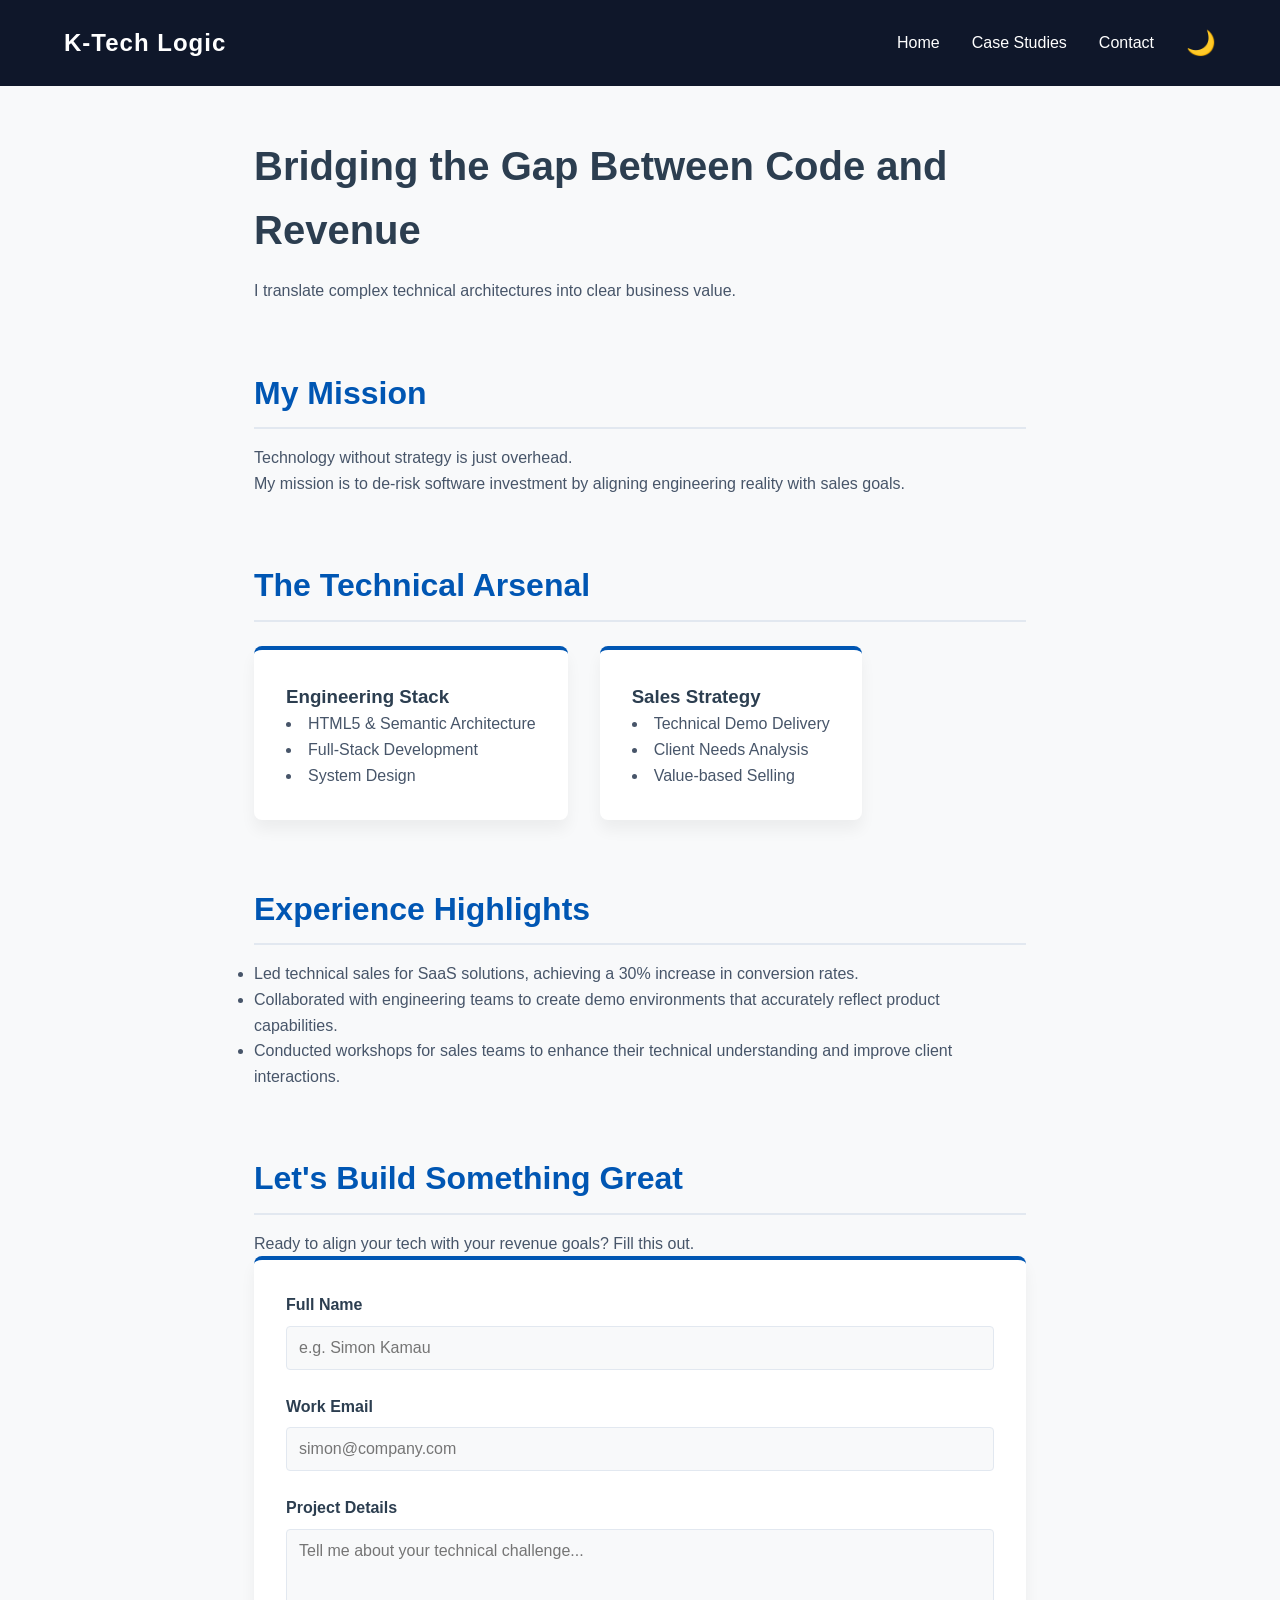
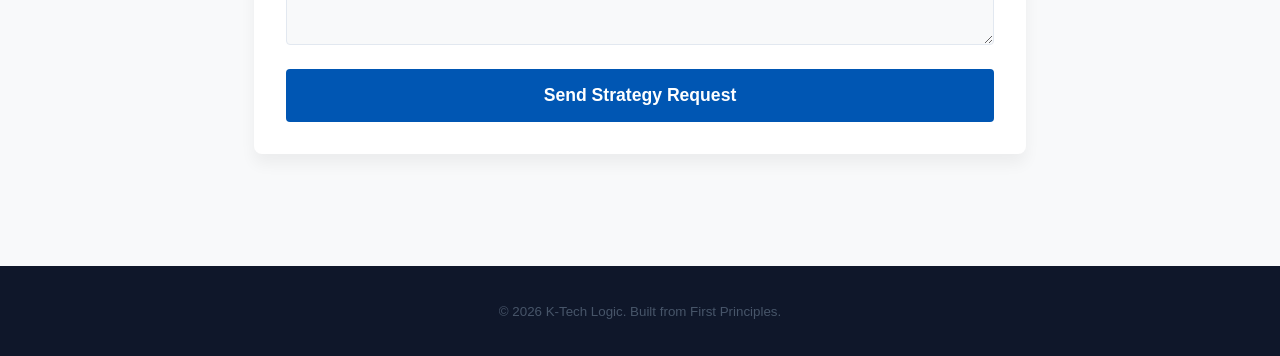
<file: index.html>
<!DOCTYPE html>
<html lang="en">
<head>    
    <meta charset="UTF-8">
    <meta name="viewport" content="width=device-width, initial-scale=1.0">
    <title>K-Tech Logic | Sales Engineering & Strategy</title>
    <link rel="stylesheet" href="style.css">
</head>
<body>
    <header>         
        <nav class="main-nav">
            <strong>K-Tech Logic</strong> 
            
            <ul class="nav-links" id="navLinks">
                <li><a href="index.html">Home</a></li>
                <li><a href="projects.html">Case Studies</a></li>
                <li><a href="index.html#contact">Contact</a></li>
            </ul>

            <button id="themeToggle" class="theme-btn">🌙</button>
            <button class="hamburger" id="hamburgerBtn">&#9776;</button>
        </nav>
    </header>

    <main>
        <section id="introduction" class="fade-in"> 
            <h1>Bridging the Gap Between Code and Revenue</h1>
            <p>I translate complex technical architectures into clear business value.</p>
        </section>
        
        <section id="mission" class="fade-in">
            <h2>My Mission</h2>
            <p>Technology without strategy is just overhead.</p>
            <p>My mission is to de-risk software investment by aligning engineering reality with sales goals.</p>
        </section>
        
        <section id="skills" class="fade-in"> 
            <h2>The Technical Arsenal</h2>
            <div class="skills-container"> 
                <div class="skill-box">
                    <h3>Engineering Stack</h3>
                    <ul>
                        <li>HTML5 & Semantic Architecture</li>
                        <li>Full-Stack Development</li>
                        <li>System Design</li>
                    </ul>
                </div>
                <div class="skill-box">
                    <h3>Sales Strategy</h3>
                    <ul>
                        <li>Technical Demo Delivery</li>
                        <li>Client Needs Analysis</li>
                        <li>Value-based Selling</li>
                    </ul>      
                </div>
            </div>
        </section>

        <section id="Experience" class="fade-in">
            <h2>Experience Highlights</h2>
            <ul>
                <li>Led technical sales for SaaS solutions, achieving a 30% increase in conversion rates.</li>
                <li>Collaborated with engineering teams to create demo environments that accurately reflect product capabilities.</li>
                <li>Conducted workshops for sales teams to enhance their technical understanding and improve client interactions.</li>
            </ul>
        </section>

        <section id="contact" class="fade-in">
            <h2>Let's Build Something Great</h2>
            <p>Ready to align your tech with your revenue goals? Fill this out.</p>

            <form class="contact-form" id="contactForm" action="https://formspree.io/f/xjgalkra" method="POST">
                <div class="form-group"> 
                    <label for="name">Full Name</label>
                    <input type="text" id="name" name="name" placeholder="e.g. Simon Kamau" required>
                </div>
                <div class="form-group">
                    <label for="email">Work Email</label>
                    <input type="email" id="email" name="email" placeholder="simon@company.com" required>
                </div>
                <div class="form-group">
                    <label for="message">Project Details</label>
                    <textarea id="message" name="message" rows="5" placeholder="Tell me about your technical challenge..." required></textarea>
                </div>
                <button type="submit" class="btn-submit">Send Strategy Request</button>
            </form>
        </section>
    </main>
    
    <footer>
        <small>&copy; 2026 K-Tech Logic. Built from First Principles.</small>
    </footer>

    <script src="script.js"></script>
</body>
</html>
</file>
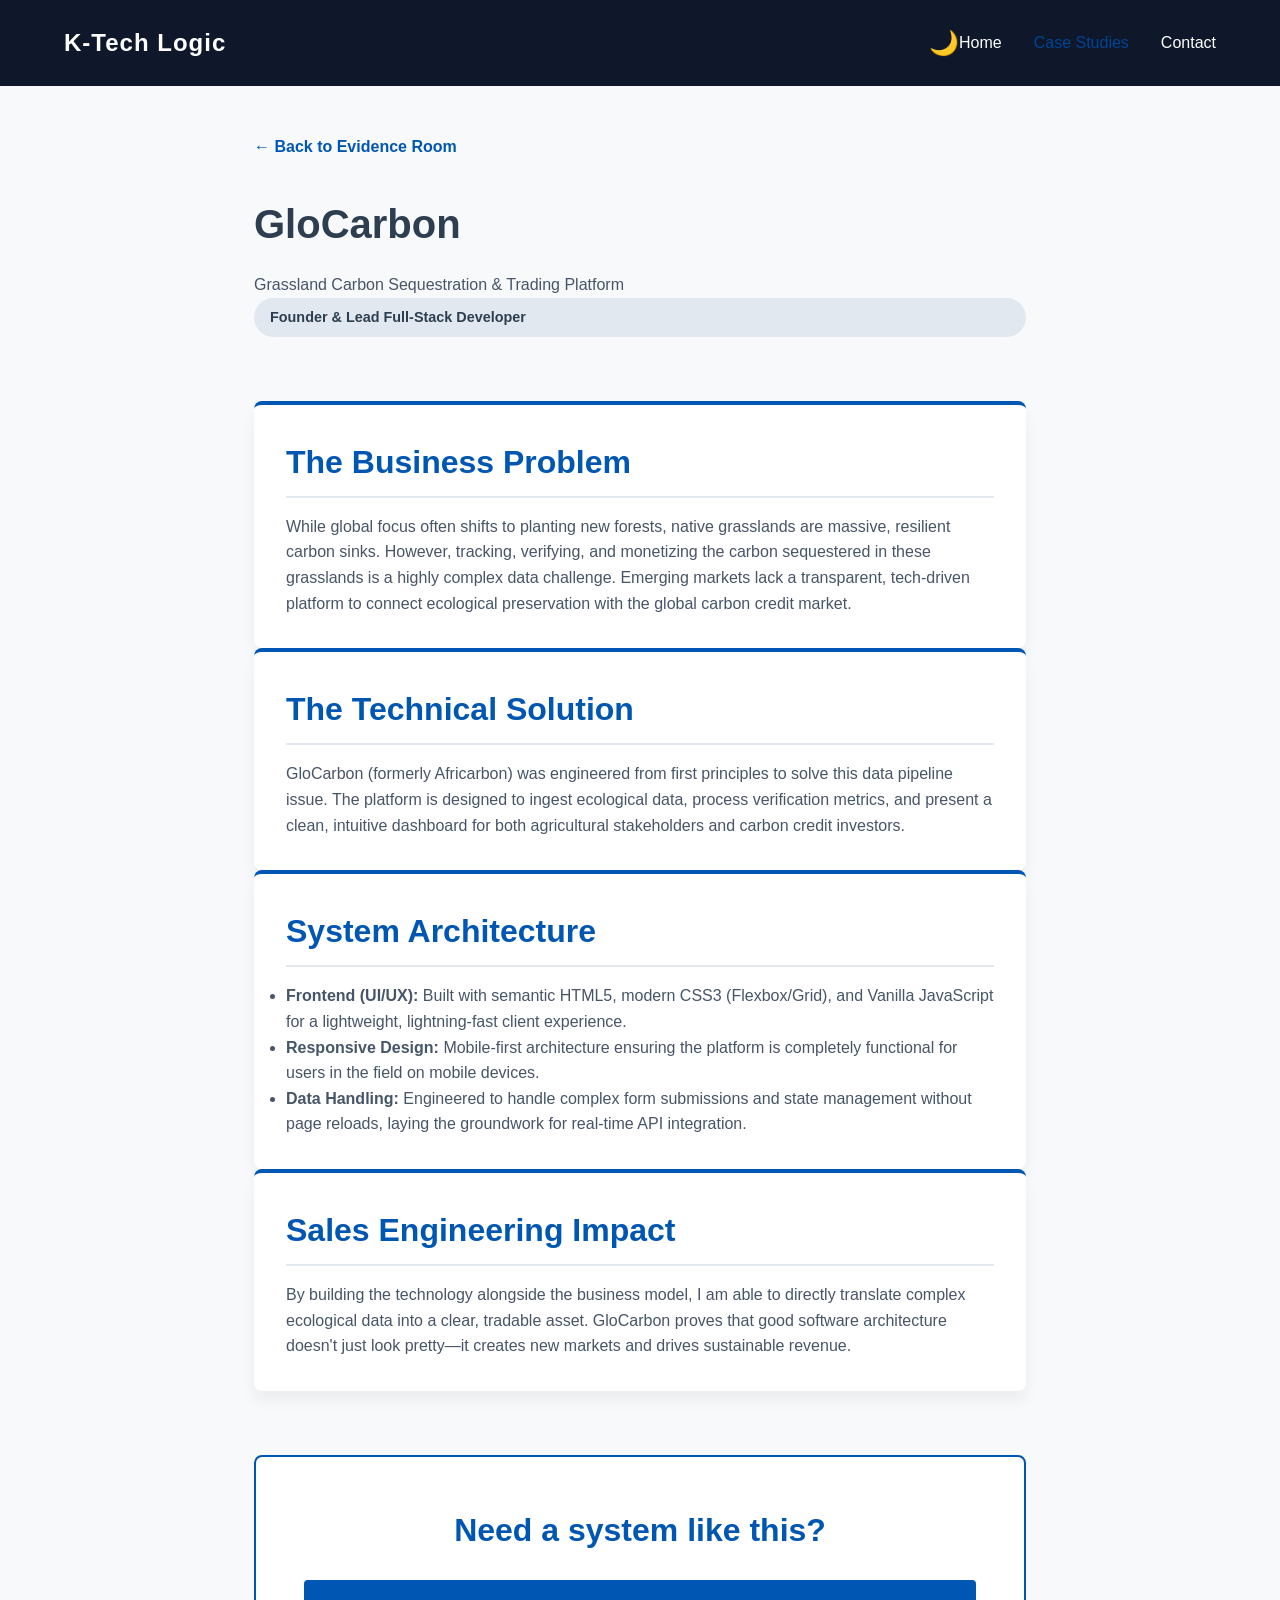
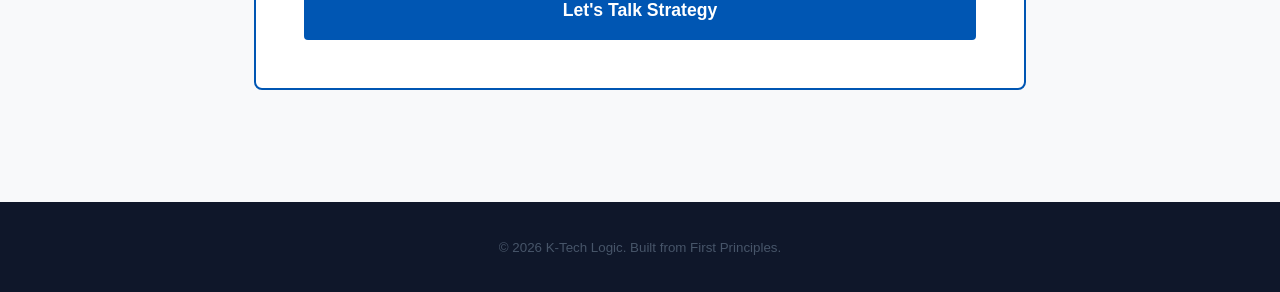
<file: glocarbon.html>
<!DOCTYPE html>
<html lang="en">
<head>    
    <meta charset="UTF-8">
    <meta name="viewport" content="width=device-width, initial-scale=1.0">
    <title>GloCarbon Architecture | K-Tech Logic</title>
    <link rel="stylesheet" href="style.css">
</head>
<body>
    <header>         
        <nav class="main-nav">
            <strong>K-Tech Logic</strong>
            <button id="themeToggle" class="theme-btn">🌙</button> 
            <button class="hamburger" id="hamburgerBtn">&#9776;</button>
            <ul class="nav-links" id="navLinks">
                <li><a href="index.html">Home</a></li>
                <li><a href="projects.html" class="active">Case Studies</a></li>
                <li><a href="index.html#contact">Contact</a></li>
            </ul>
        </nav>
    </header>

    <main>
        <a href="projects.html" class="back-link">&larr; Back to Evidence Room</a>

        <section class="case-study-header fade-in"> 
            <h1>GloCarbon</h1>
            <p class="subtitle">Grassland Carbon Sequestration & Trading Platform</p>
            <div class="role-badge">Founder & Lead Full-Stack Developer</div>
        </section>
        
        <section class="case-study-content fade-in">
            <div class="content-block">
                <h2>The Business Problem</h2>
                <p>While global focus often shifts to planting new forests, native grasslands are massive, resilient carbon sinks. However, tracking, verifying, and monetizing the carbon sequestered in these grasslands is a highly complex data challenge. Emerging markets lack a transparent, tech-driven platform to connect ecological preservation with the global carbon credit market.</p>
            </div>

            <div class="content-block">
                <h2>The Technical Solution</h2>
                <p>GloCarbon (formerly Africarbon) was engineered from first principles to solve this data pipeline issue. The platform is designed to ingest ecological data, process verification metrics, and present a clean, intuitive dashboard for both agricultural stakeholders and carbon credit investors.</p>
            </div>

            <div class="content-block">
                <h2>System Architecture</h2>
                <ul class="tech-stack-list">
                    <li><strong>Frontend (UI/UX):</strong> Built with semantic HTML5, modern CSS3 (Flexbox/Grid), and Vanilla JavaScript for a lightweight, lightning-fast client experience.</li>
                    <li><strong>Responsive Design:</strong> Mobile-first architecture ensuring the platform is completely functional for users in the field on mobile devices.</li>
                    <li><strong>Data Handling:</strong> Engineered to handle complex form submissions and state management without page reloads, laying the groundwork for real-time API integration.</li>
                </ul>
            </div>

            <div class="content-block">
                <h2>Sales Engineering Impact</h2>
                <p>By building the technology alongside the business model, I am able to directly translate complex ecological data into a clear, tradable asset. GloCarbon proves that good software architecture doesn't just look pretty—it creates new markets and drives sustainable revenue.</p>
            </div>
        </section>

        <section class="cta-section fade-in">
            <h2>Need a system like this?</h2>
            <a href="index.html#contact" class="btn-submit" style="text-decoration: none; display: inline-block; text-align: center;">Let's Talk Strategy</a>
        </section>
    </main>
    
    <footer>
        <small>&copy; 2026 K-Tech Logic. Built from First Principles.</small>
    </footer>

    <script src="script.js"></script>
</body>
</html>
</file>
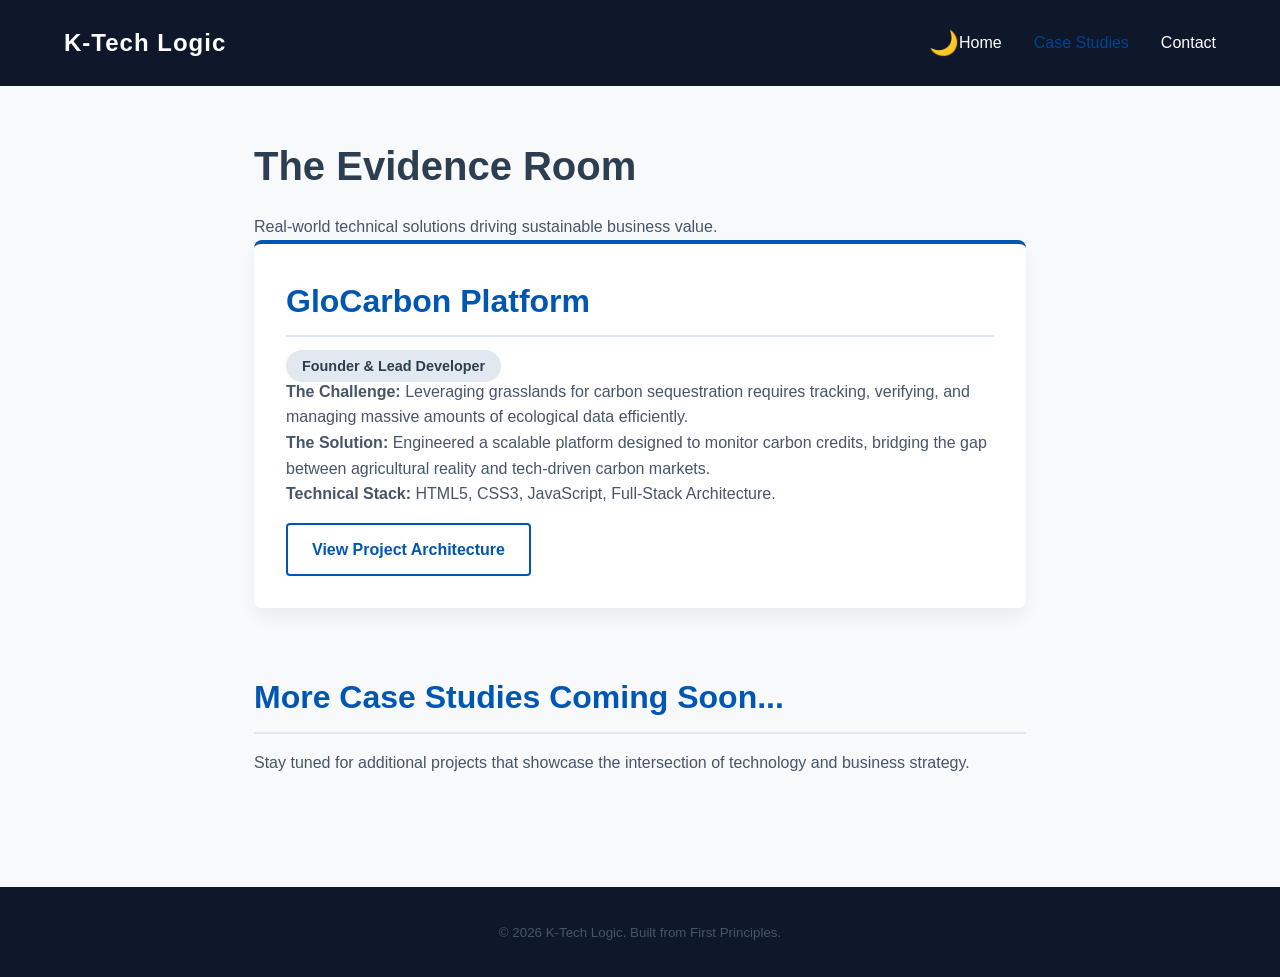
<file: projects.html>
<!DOCTYPE html>
<html lang="en">
<head>    
    <meta charset="UTF-8">
    <meta name="viewport" content="width=device-width, initial-scale=1.0">
    <title>Case Studies | K-Tech Logic</title>
    <link rel="stylesheet" href="style.css">
</head>
<body>
    <header>         
        <nav class="main-nav">
            <strong>K-Tech Logic</strong>
            <button id="themeToggle" class="theme-btn">🌙</button> 
            <button class="hamburger" id="hamburgerBtn">&#9776;</button>
            <ul class="nav-links" id="navLinks">
                <li><a href="index.html">Home</a></li>
                <li><a href="projects.html" class="active">Case Studies</a></li>
                <li><a href="index.html#contact">Contact</a></li>
            </ul>
        </nav>
    </header>

    <main>
        <section id="evidence-room" class="fade-in"> 
            <h1>The Evidence Room</h1>
            <p>Real-world technical solutions driving sustainable business value.</p>
            
            <div class="project-card">
                <div class="project-header">
                    <h2>GloCarbon Platform</h2>
                    <span class="role-badge">Founder & Lead Developer</span>
                </div>
                
                <div class="project-content">
                    <p><strong>The Challenge:</strong> Leveraging grasslands for carbon sequestration requires tracking, verifying, and managing massive amounts of ecological data efficiently.</p>
                    <p><strong>The Solution:</strong> Engineered a scalable platform designed to monitor carbon credits, bridging the gap between agricultural reality and tech-driven carbon markets.</p>
                    <p><strong>Technical Stack:</strong> HTML5, CSS3, JavaScript, Full-Stack Architecture.</p>
                </div>
                
                <a href="glocarbon.html" class="btn-outline">View Project Architecture</a>
            </div>
        </section>

        <section id="coming-soon" class="fade-in">
            <h2>More Case Studies Coming Soon...</h2>
            <p>Stay tuned for additional projects that showcase the intersection of technology and business strategy.</p>
        </section>

    </main>
    
    <footer>
        <small>&copy; 2026 K-Tech Logic. Built from First Principles.</small>
    </footer>

    <script src="script.js"></script>
</body>
</html>
</file>
<file: style.css>
/* --- 1. Modern CSS Variables (The Theme Engine) --- */
:root {
    /* LIGHT MODE (Default) */
    --bg-color: #f8f9fa;
    --text-color: #2c3e50;
    --nav-bg: #0f172a;
    --card-bg: white;
    --accent-color: #0056b3;
    --accent-hover: #004494;
    --border-color: #e2e8f0;
    --text-muted: #475569;
    --card-shadow: 0 10px 15px rgba(0,0,0,0.05);
}

body.dark-mode {
    /* DARK MODE (Triggered by JS) */
    --bg-color: #0f172a; 
    --text-color: #f8f9fa; 
    --nav-bg: #020617; 
    --card-bg: #1e293b; 
    --accent-color: #3b82f6; 
    --accent-hover: #60a5fa;
    --border-color: #334155;
    --text-muted: #cbd5e1;
    --card-shadow: 0 10px 15px rgba(0,0,0,0.4);
}

/* --- 2. Base Reset & Typography --- */
* {
    margin: 0;
    padding: 0;
    box-sizing: border-box;
    font-family: 'Segoe UI', Tahoma, Geneva, Verdana, sans-serif;
}

body {
    background-color: var(--bg-color);
    color: var(--text-color);
    line-height: 1.6;
    transition: background-color 0.4s ease, color 0.4s ease; 
}

/* --- 3. Navigation (Desktop Defaults) --- */
header {
    background: var(--nav-bg);
    color: white;
    padding: 1.5rem 5%;
}

.main-nav {
    display: flex;
    align-items: center; /* Vertically centers everything */
    flex-wrap: wrap;     /* Allows wrapping on mobile */
}

header nav strong {
    font-size: 1.5rem;
    letter-spacing: 1px;
    margin-right: auto; /* 🚀 Pushes everything else to the far right */
}

/* Theme Toggle Button */
.theme-btn {
    background: none;
    border: none;
    font-size: 1.5rem;
    cursor: pointer;
    margin-left: 2rem; /* Spacing between links and moon on desktop */
    transition: transform 0.3s ease;
}

.theme-btn:hover {
    transform: scale(1.1); 
}

/* Links List (Visible on Desktop) */
.nav-links {
    list-style: none;
    display: flex;
    gap: 2rem;
    align-items: center;
}

.nav-links a {
    color: white;
    text-decoration: none;
    font-weight: 500;
    transition: color 0.3s ease;
}

.nav-links a:hover, .nav-links a.active {
    color: var(--accent-hover); 
}

/* Hamburger (Hidden on Desktop) */
.hamburger {
    display: none; 
    font-size: 1.8rem;
    background: none;
    border: none;
    color: white;
    cursor: pointer;
    margin-left: 15px; /* Spacing between moon and hamburger on mobile */
}

/* --- 4. Main Content & Typography --- */
main {
    max-width: 900px;
    margin: 0 auto;
    padding: 3rem 5%;
}

section { margin-bottom: 4rem; }

h1 { font-size: 2.5rem; margin-bottom: 1rem; }
h2 {
    font-size: 2rem;
    color: var(--accent-color);
    margin-bottom: 1rem;
    border-bottom: 2px solid var(--border-color);
    padding-bottom: 0.5rem;
}

p, ul { color: var(--text-muted); }

/* --- 5. Cards & Containers --- */
.skills-container { display: flex; gap: 2rem; margin-top: 1.5rem; }

.skill-box, .contact-form, .project-card, .content-block {
    background: var(--card-bg);
    padding: 2rem;
    border-radius: 8px;
    box-shadow: var(--card-shadow);
    border-top: 4px solid var(--accent-color);
    transition: background-color 0.4s ease, transform 0.3s ease;
}

.skill-box:hover, .project-card:hover {
    transform: translateY(-5px);
}

.skill-box ul { list-style-position: inside; }

/* --- 6. Form Styling --- */
.form-group { display: flex; flex-direction: column; margin-bottom: 1.5rem; }
.form-group label { font-weight: 600; margin-bottom: 0.5rem; color: var(--text-color); }
.form-group input, .form-group textarea {
    padding: 0.75rem;
    border: 1px solid var(--border-color);
    border-radius: 4px;
    background: var(--bg-color);
    color: var(--text-color);
    font-size: 1rem;
}

.form-group input:focus, .form-group textarea:focus {
    outline: none; border-color: var(--accent-color);
}

/* --- 7. Buttons & Badges --- */
.btn-submit {
    background: var(--accent-color); color: white; border: none;
    padding: 1rem 2rem; font-size: 1.1rem; font-weight: bold;
    border-radius: 4px; cursor: pointer; width: 100%; transition: background 0.3s ease;
}
.btn-submit:hover { background: var(--accent-hover); }

.btn-outline {
    display: inline-block; margin-top: 1rem; padding: 0.75rem 1.5rem;
    border: 2px solid var(--accent-color); color: var(--accent-color);
    text-decoration: none; font-weight: bold; border-radius: 4px; transition: all 0.3s ease;
}
.btn-outline:hover { background: var(--accent-color); color: white; }

.role-badge { background: var(--border-color); color: var(--text-color); padding: 0.5rem 1rem; border-radius: 20px; font-size: 0.9rem; font-weight: bold; }

.back-link { display: inline-block; color: var(--accent-color); text-decoration: none; font-weight: bold; margin-bottom: 2rem; }
.back-link:hover { color: var(--text-color); }

.cta-section { text-align: center; background: var(--card-bg); padding: 3rem; border-radius: 8px; margin-top: 2rem; border: 2px solid var(--accent-color); }
.cta-section h2 { border: none; }

/* --- 8. Footer --- */
footer { text-align: center; padding: 2rem; background: var(--nav-bg); color: var(--text-muted); }

/* --- 9. Mobile Responsiveness --- */
@media (max-width: 768px) {
    .skills-container { flex-direction: column; }
    h1 { font-size: 2rem; }
    
    /* Show Hamburger, push Moon next to it */
    .hamburger { display: block; } 
    .theme-btn { margin-left: 0; } 

    /* Hide links by default, style them as a dropdown */
    .nav-links {
        display: none; 
        width: 100%; 
        flex-direction: column; 
        text-align: center;
        background: var(--nav-bg); 
        padding: 1rem 0; 
        margin-top: 1rem; 
        border-top: 1px solid var(--border-color);
        order: 3; /* Pushes the menu below the logo, moon, and hamburger */
    }
    
    .nav-links.active { display: flex; }
}

/* --- 10. Premium Scroll Animations --- */
.fade-in { opacity: 0; transform: translateY(40px); transition: opacity 0.8s ease-out, transform 0.8s ease-out; }
.fade-in.visible { opacity: 1; transform: translateY(0); }
</file>
